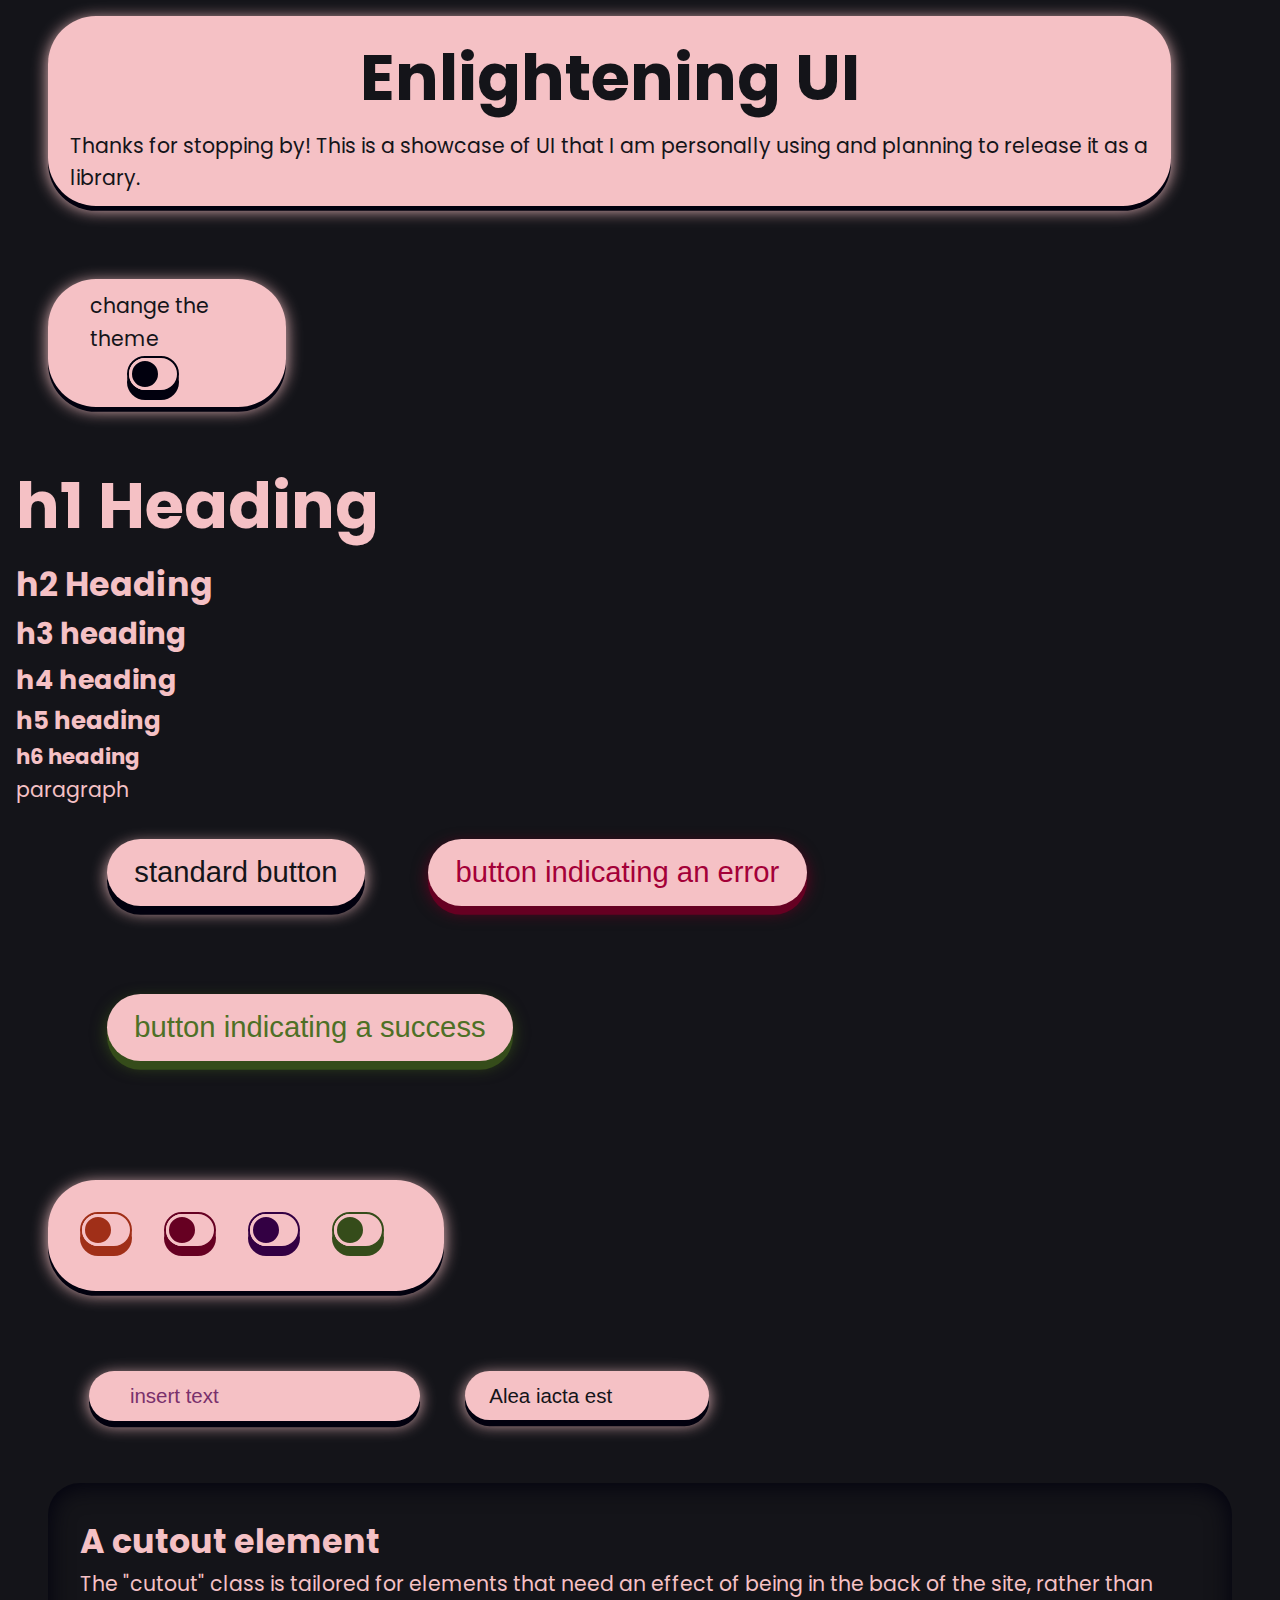
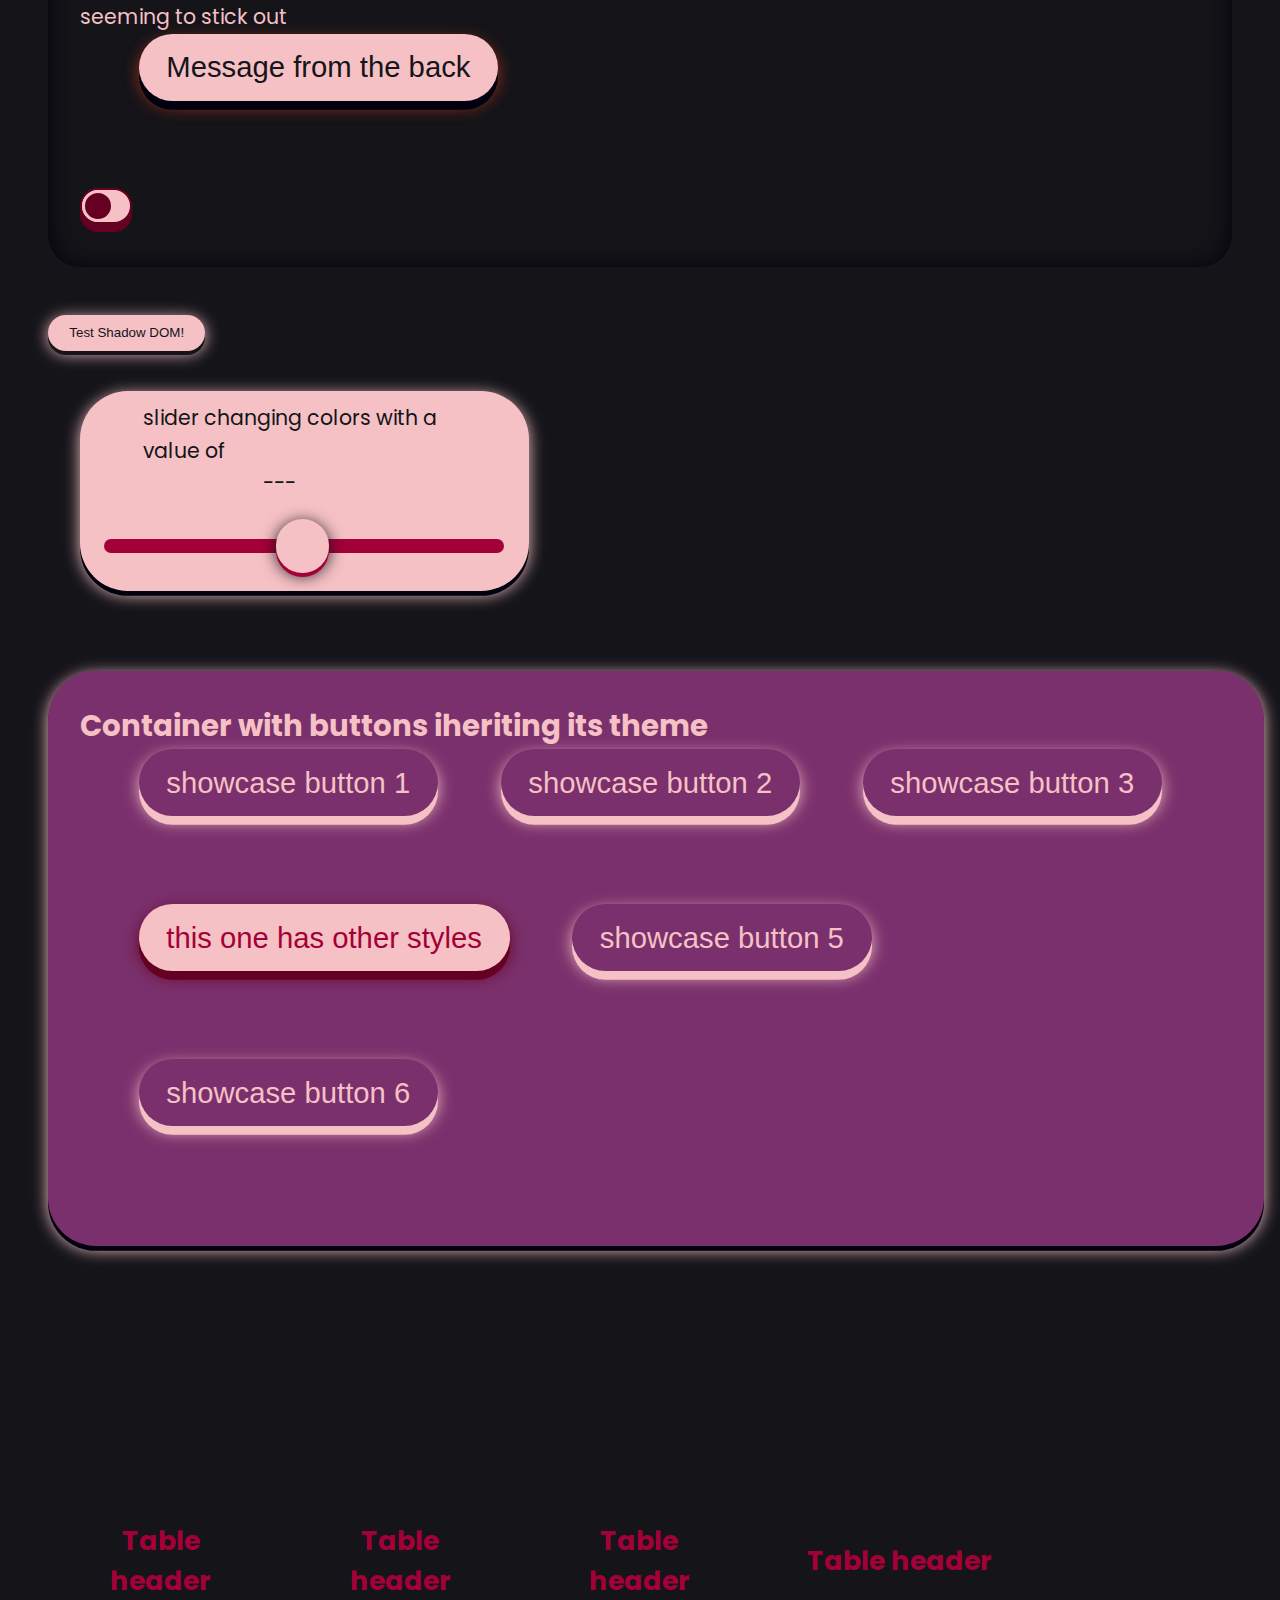
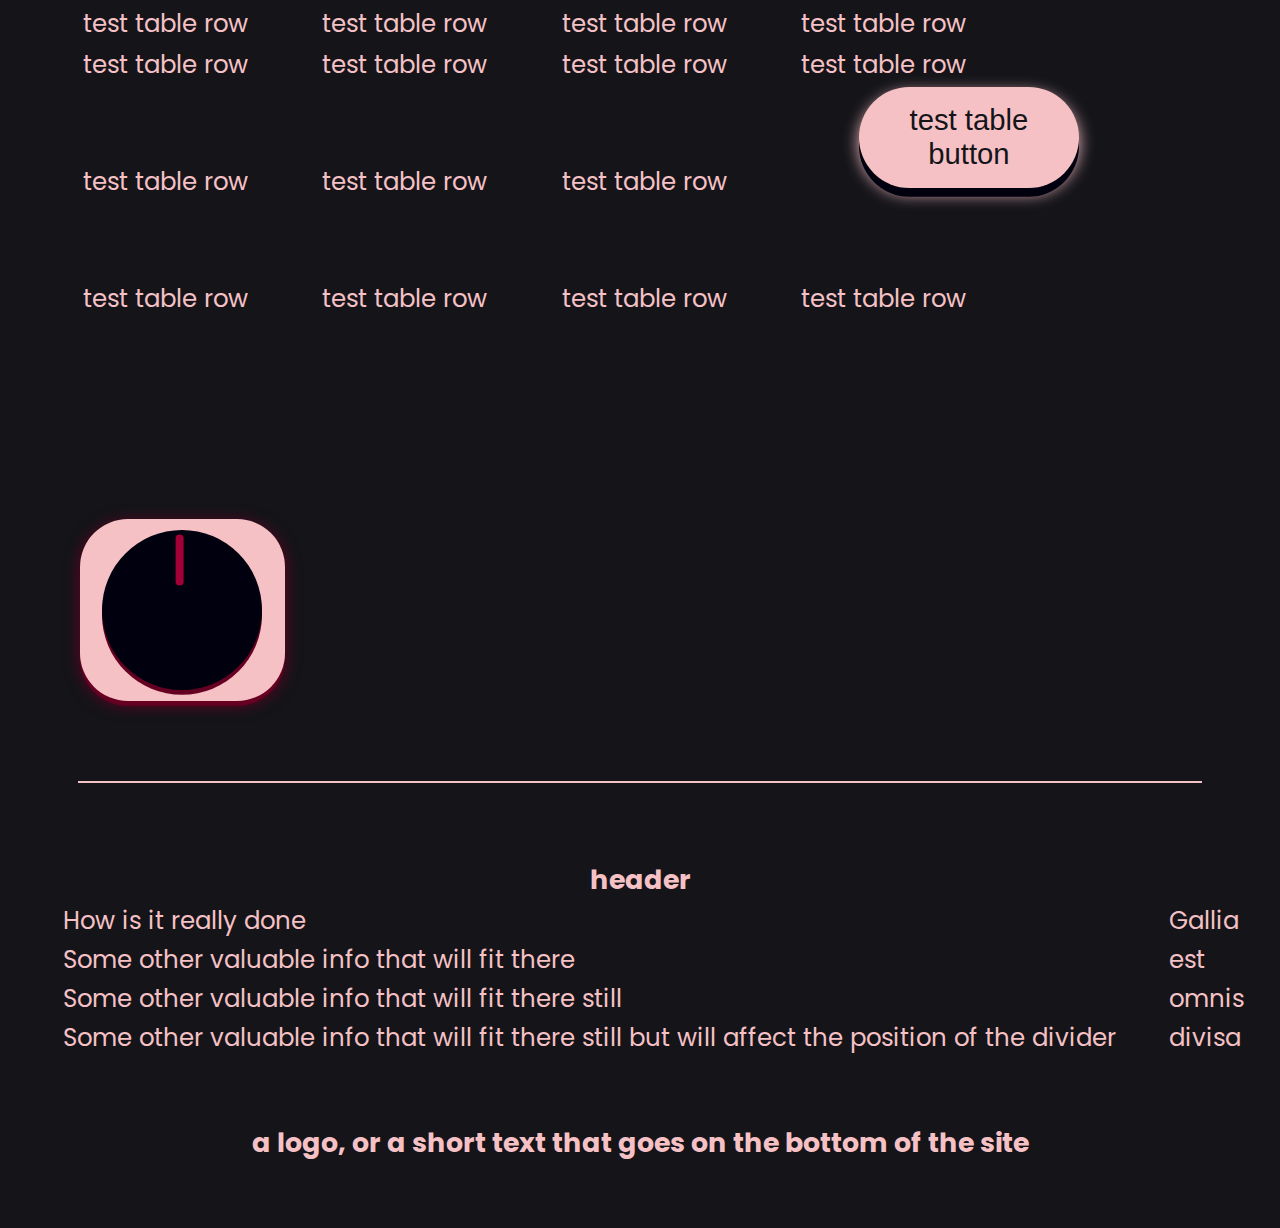
<file: index.html>
<!DOCTYPE html>
<html lang="en">
<head>
  <link rel="stylesheet" href="css/style.css" media="all">
  <link rel="stylesheet" href="css/responsive.css" media="all">
  <style id="theme-style"></style>
  <meta charset="UTF-8">
  <title>Enlightening demonstration</title>
</head>
<body>
  <div class="notif-slot"> </div>
  <div class="desc-div ui">
    <h1 class="m0a">Enlightening UI</h1>
    <br>
    <p>Thanks for stopping by! This is a showcase of UI that I am personally using
    and planning to release it as a library.</p>
  </div>
  <br>
    <div class="ui ui-medium"><p>change the theme   </p>
      <label class="container toggle-cont">
       <input id="theme-toggle" class="toggle" type="checkbox">
       <span class="checkmark"></span>
      </label>
    </div>
  <div class="textbox">
    <h1>h1 Heading</h1>
    <h2>h2 Heading</h2>
    <h3>h3 heading</h3>
    <h4>h4 heading</h4>
    <h5>h5 heading</h5>
    <h6>h6 heading</h6>
    <p>paragraph</p>
  </div>
  <div class="container element-container">
    <button class="ui">standard button</button>
    <button class="ui danger" id="event-01">button indicating an error</button>
    <button class="ui positive" id="event-02">button indicating a success</button>
  </div>
  <div class="ui row ui-medium container">
    <label class="orange container toggle-cont">
     <input class="toggle" type="checkbox">
     <span class="checkmark"></span>
    </label>
    <label class="danger container toggle-cont">
     <input class="toggle" type="checkbox">
     <span class="checkmark"></span>
    </label>
    <label class="normal container toggle-cont">
     <input class="toggle" type="checkbox">
     <span class="checkmark"></span>
    </label>
    <label class="positive container toggle-cont">
     <input class="toggle" type="checkbox">
     <span class="checkmark"></span>
    </label>
  </div>
  <div class="container element-container">
    <input class="ui" placeholder="insert text" type="text">
    <select id="quotes" class="ui" name="quotes">
      <option value="alea_iacta_est">Alea iacta est</option>
      <option value="veni_vidi_vici">Veni, vidi, vici</option>
      <option value="carthago_delenda_est">Carthago delenda est</option>
    </select>
    <div class="cutout half container">
      <h2>A cutout element</h2>
      <p>The "cutout" class is tailored for elements that need an effect of being 
      in the back of the site, rather than seeming to stick out</p>
      <br>
      <button class="ui orange">Message from the back</button>
      <br>
      <label class="danger container toggle-cont">
       <input class="toggle" type="checkbox">
       <span class="checkmark"></span>
      </label>
    </div>
    <br>
    <ui-button>
      <slot>
      Test Shadow DOM!
      </slot>
    </ui-button>

    <div class="ui slider-container ui-medium">
        <p>slider changing colors with a value of <p class="dyn-val"></p></p>
      <br>
      <input type="range" min="1" max="100" value="50" class="slider danger" id="myRange"></input>
  </div>
  </div>
  <div class="ui container purple-theme color-cont">
    <h3>Container with buttons iheriting its theme</h3>
    <button class="ui">showcase button 1</button>
    <button class="ui">showcase button 2</button>
    <button class="ui">showcase button 3</button>
    <button class="theme ui danger">this one has other styles</button>
    <button class="ui">showcase button 5</button>
    <button class="ui">showcase button 6</button>
  </div>
  
  
  <div class="element-cont container">
  <div class="container table-cont">
  <table>
    <th class="danger">Table header</th>
    <th class="danger">Table header</th>
    <th class="danger">Table header</th>
    <th class="danger">Table header</th>
    <tr>
        <td>test table row</td>
        <td>test table row</td>
        <td>test table row</td>
        <td>test table row</td>
    </tr>
    <tr>
        <td>test table row</td>
        <td>test table row</td>
        <td>test table row</td>
        <td>test table row</td>
    </tr>
    <tr>
        <td>test table row</td>
        <td>test table row</td>
        <td>test table row</td>
        <td> <button class="ui">test table button</button></td>
    </tr>
    <tr>
        <td>test table row</td>
        <td>test table row</td>
        <td>test table row</td>
        <td>test table row</td>
    </tr>
  </table>
  </div>
  <div class="ui danger ui-medium">
    <p id="event-03-value"></p>
    <div class="knob-bg">
      <div class="knob" id="event-03">
        <div class="knob-arrow"></div>
      </div>
    </div>
  </div>
  </div>

  <div class="hline-full"></div>
  <div class="footer">
    <ul>
      <li>How is it really done</li>
      <li>Some other valuable info that will fit there</li>
      <li>Some other valuable info that will fit there still</li>
      <li>Some other valuable info that will fit there still but will affect the position of the divider</li>
    </ul>
    <h4>header</h4>
    <ul>
      <li>Gallia</li>
      <li>est</li>
      <li>omnis</li>
      <li>divisa</li>
    </ul>
    <epilogue>
      <h4>a logo, or a short text that goes on the bottom of the site</h4>
    </epilogue>
    <script src="js/index.js" defer></script>
    <script src="js/shadowComponent.js" defer></script>
  </div>
  <br>
</body>
</html>
</file>
<file: css/style.css>
@import url('https://fonts.googleapis.com/css2?family=Poppins&display=swap');
@import url('button.css');
@import url('ui-rules.css');
@import url('knob.css');
@import url('footer.css');
@import url('text.css');
@import url('containers.css');
@import url('element-themes.css');
@import url('animations.css');
@import url('toggle-element.css');
@import url('cutout.css');

:root {
  --darkgray: rgba(20, 20, 25);
  --white: rgb(250, 240, 255);
  --white: var(--cream);
  --current-theme: dark;
  
  --head-1: 7rem;
  --head-2: 6rem;
  --head-3: 5rem;
  --head-4: 4rem;
  --head-5: 3.5rem;
  --head-6: 3rem;
  --par: 4rem;

  --btn-padding-h: calc(.3rem + .4em);
  --btn-padding-v: calc(1rem + .4em);
  --border-r: calc(2rem + 1em);
  --footer-h: 10rem;

  --bg-dark: var(--darkgray);
  --bg-light: var(--white);

  --bg: var(--bg-dark);
  --non-bg: var(--white);
  --decoration: unset;

  --text-color: var(--non-bg);

  --button-bg: var(--white);
  --accent-color: var(--darkgray);
  --accent-color-2: var(--non-bg);

  --danger: var(--red);
  --positive: var(--green);

  --font-clr: var(--white);
  --text-secondary: var(--darkgray);

  --role-color: var(--red);
  --visited: var(--orange);
  overflow-y: scroll;
  scrollbar-color: var(--cream) var(--bg);
  scrollbar-width: thin;

  --min-width: 3em;
}
@import url('themes.css');

body {
  box-sizing: border-box;
  font-family: 'Poppins', sans-serif;
  background-color: var(--bg);
  height: auto;
  width: 100%;
  display: flex;
  flex-direction: column;
  align-content: center;
  box-sizing: border-box;
  margin: 0;
  padding: 1em;
  gap: 2em;
}

.sidebar {
  position: fixed;
  top: 0;
  left: 0;
  background-color: #fff;
  height: 100vh;
  width: 3em;
}
</file>
<file: css/responsive.css>
@media (min-width: 768px) {
  :root {
    --modif: 0.1vw;
    --head-1: 4rem;
    --head-2: calc(2rem + var(--modif));
    --head-3: calc(1.75rem + var(--modif));
    --head-4: calc(1.6rem + var(--modif));
    --head-5: calc(1.45rem + var(--modif));
    --head-6: calc(1.25rem + var(--modif));
    --par: calc(1.2rem + var(--modif));
  }
  .body-text {
    width: 70%;
    float: left;
    display: inline;
    margin: 0;
  }
  .notif {
    margin-top: 2em;
    width: 17em;
    height: minmax(10rem, 400%);
    padding: 2em;
    background-color: var(--accent-color);
    position: sticky;
    display: block;
    margin: 0 auto;
    border-radius: var(--border-r);
    transform: translateY(2em);
  }
  body {
    display: inherit;
  }
  .ui {
    margin-left: 2em;
  }
}

.slider {
  -webkit-appearance: none;
  appearance: none;
  background: var(--accent-color);
  height: 1em;
  width: 30em;
  border-radius: var(--border-r);
}

.slider::-webkit-slider-thumb {
  -webkit-appearance: none;
  appearance: none;
  background: var(--white);
  border-radius: var(--border-r);
  width: 4em;
  height: 4em;
  box-shadow: 0px .3em 0px var(--accent-color),
              0px .2em 16px var(--bg);
}

.slider-container {
  min-height: 3em;
}

.notif-slot {
  width: 100%;
  height: 10vh;
  position: fixed;
  display: block;
}

table {
  margin-bottom: 10em;
  margin-top: 10em;
}

.table-cont {
  overflow: auto;
  height: auto;
}

tbody {
  overflow: auto;
}

th {
  font-size: var(--head-4);
  color: var(--accent-color);
  padding-right: 3em;
  border-radius: var(--border-r);
}

tr {
  font-size: var(--head-5);
  padding-bottom: 3em;
}
.purple-theme {
  --accent-color: var(--byzantium);
  --accent-color-2: var(--white);

  --text-color: var(--white)
}

@keyframes vanishing {
  0% {
    opacity: 1;
  }
  100% {
    opacity: 0;
  }
}
</file>
